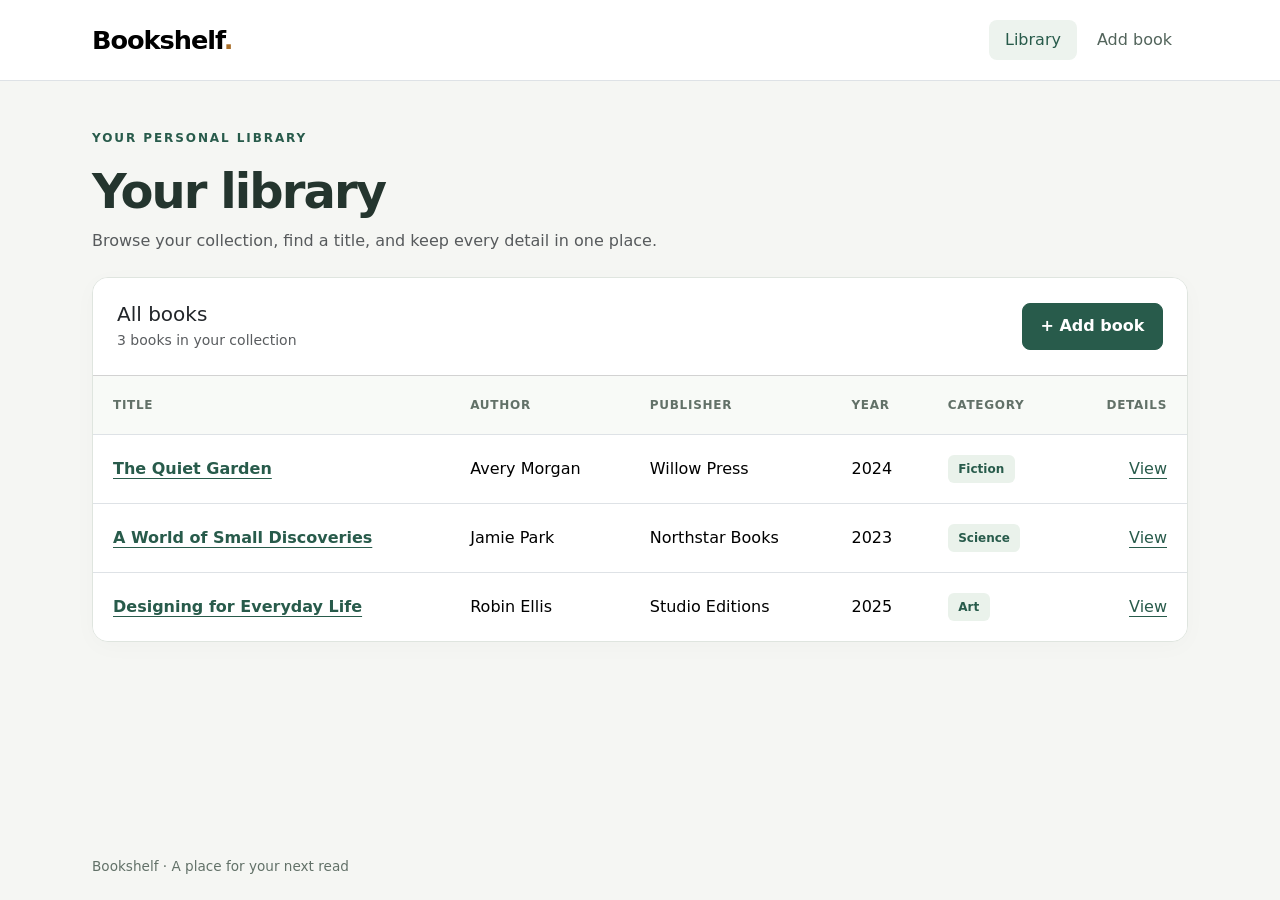
<file: index.html>
<!DOCTYPE html>
<html lang="en">
<head>
    <meta charset="UTF-8">
    <meta name="viewport" content="width=device-width, initial-scale=1.0">
    <title>Your library | Bookshelf</title>
    <link href="https://cdn.jsdelivr.net/npm/bootstrap@5.3.8/dist/css/bootstrap.min.css" rel="stylesheet">

    <link href="./my.css" rel="stylesheet">
    <script src="./app.js" defer></script>
</head>
<body data-page="index">
    <a class="visually-hidden-focusable skip-link" href="#main-content">Skip to content</a>
    <nav class="navbar bg-white border-bottom" aria-label="Main navigation">
        <div class="container page-width d-flex flex-wrap gap-2">
            <a class="navbar-brand fw-bold" href="./index.html">Bookshelf<span class="brand-dot">.</span></a>
            <div class="nav gap-1">
                <a class="nav-link active" href="./index.html" aria-current="page">Library</a>
                <a class="nav-link " href="./add.html" >Add book</a>
            </div>
        </div>
    </nav>
    <main id="main-content" class="container page-width py-4 py-md-5" tabindex="-1">
        <header class="page-header mb-4">
            <p class="eyebrow">YOUR PERSONAL LIBRARY</p>
            <h1>Your library</h1>
            <p class="text-body-secondary mb-0">Browse your collection, find a title, and keep every detail in one place.</p>
        </header>
        <div id="page-error" class="alert alert-danger" role="alert" hidden></div>
        <noscript><p class="alert alert-warning">Please enable JavaScript to use this library.</p></noscript>
        <section class="card" aria-labelledby="collection-heading">
            <header class="card-header bg-white d-flex flex-wrap justify-content-between align-items-center gap-3 p-4">
                <div>
                    <h2 id="collection-heading" class="h5 mb-1">All books</h2>
                    <p id="book-count" class="small text-body-secondary mb-0" aria-live="polite"></p>
                </div>
                <a href="./add.html" class="btn btn-primary">+ Add book</a>
            </header>

            <div class="table-responsive">
                <table class="table table-hover align-middle mb-0">
                    <caption class="visually-hidden">Books in your library. Select a title to see all details.</caption>
                    <thead><tr>
                        <th scope="col">Title</th>
                        <th scope="col">Author</th>
                        <th scope="col">Publisher</th>
                        <th scope="col">Year</th>
                        <th scope="col">Category</th>
                        <th scope="col" class="text-end">Details</th>
                    </tr></thead>
                    
                    <tbody id="book-list"></tbody>
                </table>
            </div>
            <p id="empty-state" class="text-center text-body-secondary p-5 mb-0" hidden>
                No books yet. Select Add book to start your collection.
            </p>
        </section>
    </main>
    <footer class="container page-width site-footer">
        <span>Bookshelf · A place for your next read</span>
    </footer>
</body>
</html>
</file>
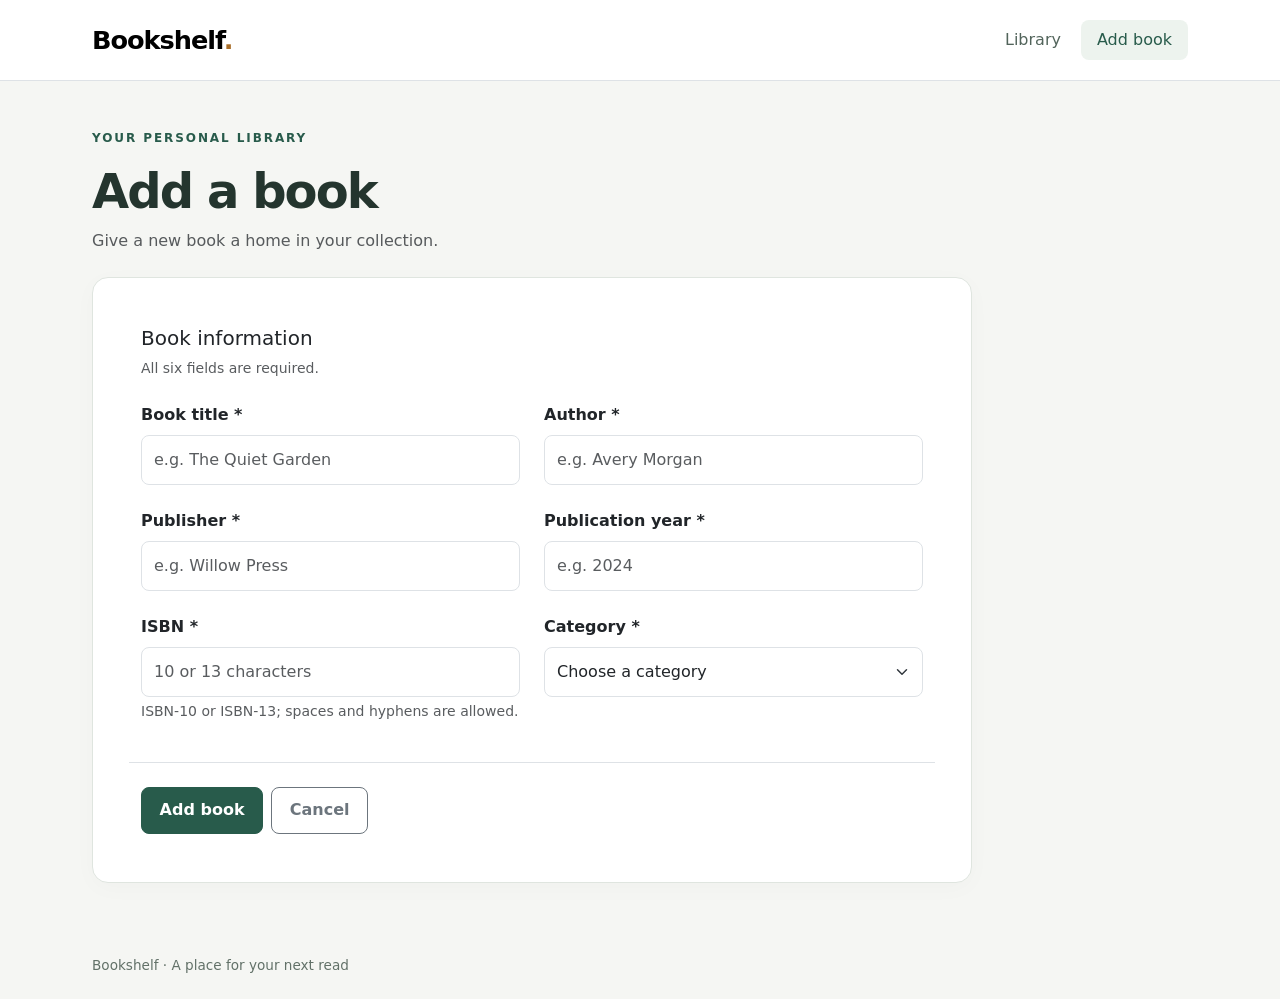
<file: add.html>
<!DOCTYPE html>
<html lang="en">
<head>
    <meta charset="UTF-8">
    <meta name="viewport" content="width=device-width, initial-scale=1.0">
    <title>Add a book | Bookshelf</title>
    <link href="https://cdn.jsdelivr.net/npm/bootstrap@5.3.8/dist/css/bootstrap.min.css" rel="stylesheet">
    <link href="./my.css" rel="stylesheet">
    <script src="./app.js" defer></script>
</head>
<body data-page="add">
    <a class="visually-hidden-focusable skip-link" href="#main-content">Skip to content</a>
    <nav class="navbar bg-white border-bottom" aria-label="Main navigation">
        <div class="container page-width d-flex flex-wrap gap-2">
            <a class="navbar-brand fw-bold" href="./index.html">Bookshelf<span class="brand-dot">.</span></a>
            <div class="nav gap-1">
                <a class="nav-link " href="./index.html" >Library</a>
                <a class="nav-link active" href="./add.html" aria-current="page">Add book</a>
            </div>
        </div>
    </nav>
    <main id="main-content" class="container page-width py-4 py-md-5" tabindex="-1">
        <header class="page-header mb-4">
            <p class="eyebrow">YOUR PERSONAL LIBRARY</p>
            <h1>Add a book</h1>
            <p class="text-body-secondary mb-0">Give a new book a home in your collection.</p>
        </header>
        <div id="page-error" class="alert alert-danger" role="alert" hidden></div>
        <noscript><p class="alert alert-warning">Please enable JavaScript to use this library.</p></noscript>
        <section id="form-panel" class="card form-panel">
            <div class="card-body p-4 p-md-5">
                <h2 class="h5 mb-2">Book information</h2>
                <p class="small text-body-secondary mb-4">All six fields are required.</p>
                <p id="validation-summary" class="alert alert-danger" role="alert" hidden></p>
                <form id="book-form" class="row g-4" novalidate>
                <div class="col-12 col-md-6">
                    <label for="title" class="form-label">Book title <span aria-hidden="true">*</span></label>
                    <input id="title" name="title" type="text" class="form-control"
                        placeholder="e.g. The Quiet Garden" minlength="2" maxlength="100" required aria-describedby="title-error">
                    <div id="title-error" class="invalid-feedback"></div>
                    
                </div>
                <div class="col-12 col-md-6">
                    <label for="author" class="form-label">Author <span aria-hidden="true">*</span></label>
                    <input id="author" name="author" type="text" class="form-control"
                        placeholder="e.g. Avery Morgan" minlength="2" maxlength="60" required aria-describedby="author-error">
                    <div id="author-error" class="invalid-feedback"></div>
                    
                </div>
                <div class="col-12 col-md-6">
                    <label for="publisher" class="form-label">Publisher <span aria-hidden="true">*</span></label>
                    <input id="publisher" name="publisher" type="text" class="form-control"
                        placeholder="e.g. Willow Press" minlength="2" maxlength="80" required aria-describedby="publisher-error">
                    <div id="publisher-error" class="invalid-feedback"></div>
                    
                </div>
                <div class="col-12 col-md-6">
                    <label for="year" class="form-label">Publication year <span aria-hidden="true">*</span></label>
                    <input id="year" name="year" type="number" class="form-control"
                        placeholder="e.g. 2024" min="1450" step="1" required aria-describedby="year-error">
                    <div id="year-error" class="invalid-feedback"></div>
                    
                </div>
                <div class="col-12 col-md-6">
                    <label for="isbn" class="form-label">ISBN <span aria-hidden="true">*</span></label>
                    <input id="isbn" name="isbn" type="text" class="form-control"
                        placeholder="10 or 13 characters" maxlength="25" required aria-describedby="isbn-error isbn-help">
                    <div id="isbn-error" class="invalid-feedback"></div>
                    <p id="isbn-help" class="form-text">ISBN-10 or ISBN-13; spaces and hyphens are allowed.</p>
                </div>
                <div class="col-12 col-md-6">
                    <label for="category" class="form-label">Category <span aria-hidden="true">*</span></label>
                    <select id="category" name="category" class="form-select" required aria-describedby="category-error">
                        <option value="">Choose a category</option>
                        <option>Fiction</option>
                        <option>Technology</option>
                        <option>Science</option>
                        <option>History</option>
                        <option>Art</option>
                        <option>Other</option>
                    </select>
                    <div id="category-error" class="invalid-feedback"></div>
                </div>
                    <div class="col-12 d-flex flex-wrap gap-2 border-top pt-4 mt-4">
                        <button type="submit" class="btn btn-primary">Add book</button>
                        <a id="cancel-link" href="./index.html" class="btn btn-outline-secondary">Cancel</a>
                    </div>
                </form>
            </div>
        </section>
    </main>
    <footer class="container page-width site-footer">
        <span>Bookshelf · A place for your next read</span>
    </footer>
</body>
</html>
</file>
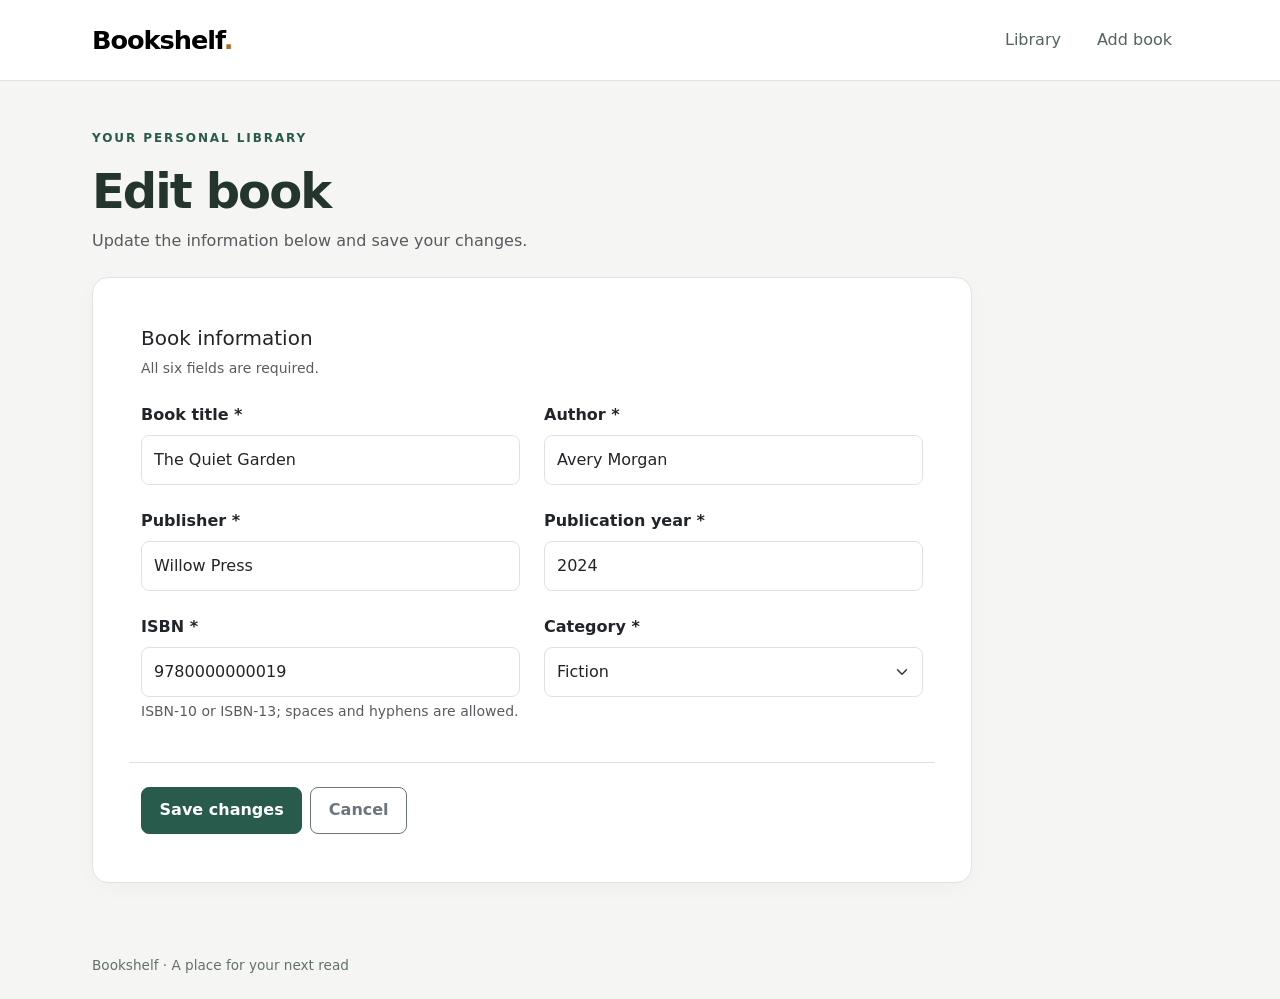
<file: edit.html>
<!DOCTYPE html>
<html lang="en">
<head>
    <meta charset="UTF-8">
    <meta name="viewport" content="width=device-width, initial-scale=1.0">
    <title>Edit book | Bookshelf</title>
    <link href="https://cdn.jsdelivr.net/npm/bootstrap@5.3.8/dist/css/bootstrap.min.css" rel="stylesheet">

    <link href="./my.css" rel="stylesheet">
    <script src="./app.js" defer></script>
</head>
<body data-page="edit">
    <a class="visually-hidden-focusable skip-link" href="#main-content">Skip to content</a>
    <nav class="navbar bg-white border-bottom" aria-label="Main navigation">
        <div class="container page-width d-flex flex-wrap gap-2">
            <a class="navbar-brand fw-bold" href="./index.html">Bookshelf<span class="brand-dot">.</span></a>
            <div class="nav gap-1">
                <a class="nav-link " href="./index.html" >Library</a>
                <a class="nav-link " href="./add.html" >Add book</a>
            </div>
        </div>
    </nav>
    <main id="main-content" class="container page-width py-4 py-md-5" tabindex="-1">
        <header class="page-header mb-4">
            <p class="eyebrow">YOUR PERSONAL LIBRARY</p>
            <h1>Edit book</h1>
            <p class="text-body-secondary mb-0">Update the information below and save your changes.</p>
        </header>
        <div id="page-error" class="alert alert-danger" role="alert" hidden></div>
        <noscript><p class="alert alert-warning">Please enable JavaScript to use this library.</p></noscript>
        <section id="form-panel" class="card form-panel">
            <div class="card-body p-4 p-md-5">
                <h2 class="h5 mb-2">Book information</h2>
                <p class="small text-body-secondary mb-4">All six fields are required.</p>
                <p id="validation-summary" class="alert alert-danger" role="alert" hidden></p>

                <form id="book-form" class="row g-4" novalidate>
                <div class="col-12 col-md-6">
                    <label for="title" class="form-label">Book title <span aria-hidden="true">*</span></label>
                    <input id="title" name="title" type="text" class="form-control"
                        placeholder="e.g. The Quiet Garden" minlength="2" maxlength="100" required aria-describedby="title-error">
                    <div id="title-error" class="invalid-feedback"></div>
                    
                </div>
                <div class="col-12 col-md-6">
                    <label for="author" class="form-label">Author <span aria-hidden="true">*</span></label>
                    <input id="author" name="author" type="text" class="form-control"
                        placeholder="e.g. Avery Morgan" minlength="2" maxlength="60" required aria-describedby="author-error">
                    <div id="author-error" class="invalid-feedback"></div>
                    
                </div>
                <div class="col-12 col-md-6">
                    <label for="publisher" class="form-label">Publisher <span aria-hidden="true">*</span></label>
                    <input id="publisher" name="publisher" type="text" class="form-control"
                        placeholder="e.g. Willow Press" minlength="2" maxlength="80" required aria-describedby="publisher-error">
                    <div id="publisher-error" class="invalid-feedback"></div>
                    
                </div>
                <div class="col-12 col-md-6">
                    <label for="year" class="form-label">Publication year <span aria-hidden="true">*</span></label>
                    <input id="year" name="year" type="number" class="form-control"
                        placeholder="e.g. 2024" min="1450" step="1" required aria-describedby="year-error">
                    <div id="year-error" class="invalid-feedback"></div>
                    
                </div>
                <div class="col-12 col-md-6">
                    <label for="isbn" class="form-label">ISBN <span aria-hidden="true">*</span></label>
                    <input id="isbn" name="isbn" type="text" class="form-control"
                        placeholder="10 or 13 characters" maxlength="25" required aria-describedby="isbn-error isbn-help">
                    <div id="isbn-error" class="invalid-feedback"></div>
                    <p id="isbn-help" class="form-text">ISBN-10 or ISBN-13; spaces and hyphens are allowed.</p>
                </div>
                <div class="col-12 col-md-6">
                    <label for="category" class="form-label">Category <span aria-hidden="true">*</span></label>
                    <select id="category" name="category" class="form-select" required aria-describedby="category-error">
                        <option value="">Choose a category</option>
                        <option>Fiction</option>
                        <option>Technology</option>
                        <option>Science</option>
                        <option>History</option>
                        <option>Art</option>
                        <option>Other</option>
                    </select>
                    <div id="category-error" class="invalid-feedback"></div>
                </div>
                    <div class="col-12 d-flex flex-wrap gap-2 border-top pt-4 mt-4">
                        <button type="submit" class="btn btn-primary">Save changes</button>
                        <a id="cancel-link" href="./index.html" class="btn btn-outline-secondary">Cancel</a>
                    </div>
                </form>
            </div>
        </section>
    </main>
    <footer class="container page-width site-footer">
        <span>Bookshelf · A place for your next read</span>
    </footer>
</body>
</html>
</file>
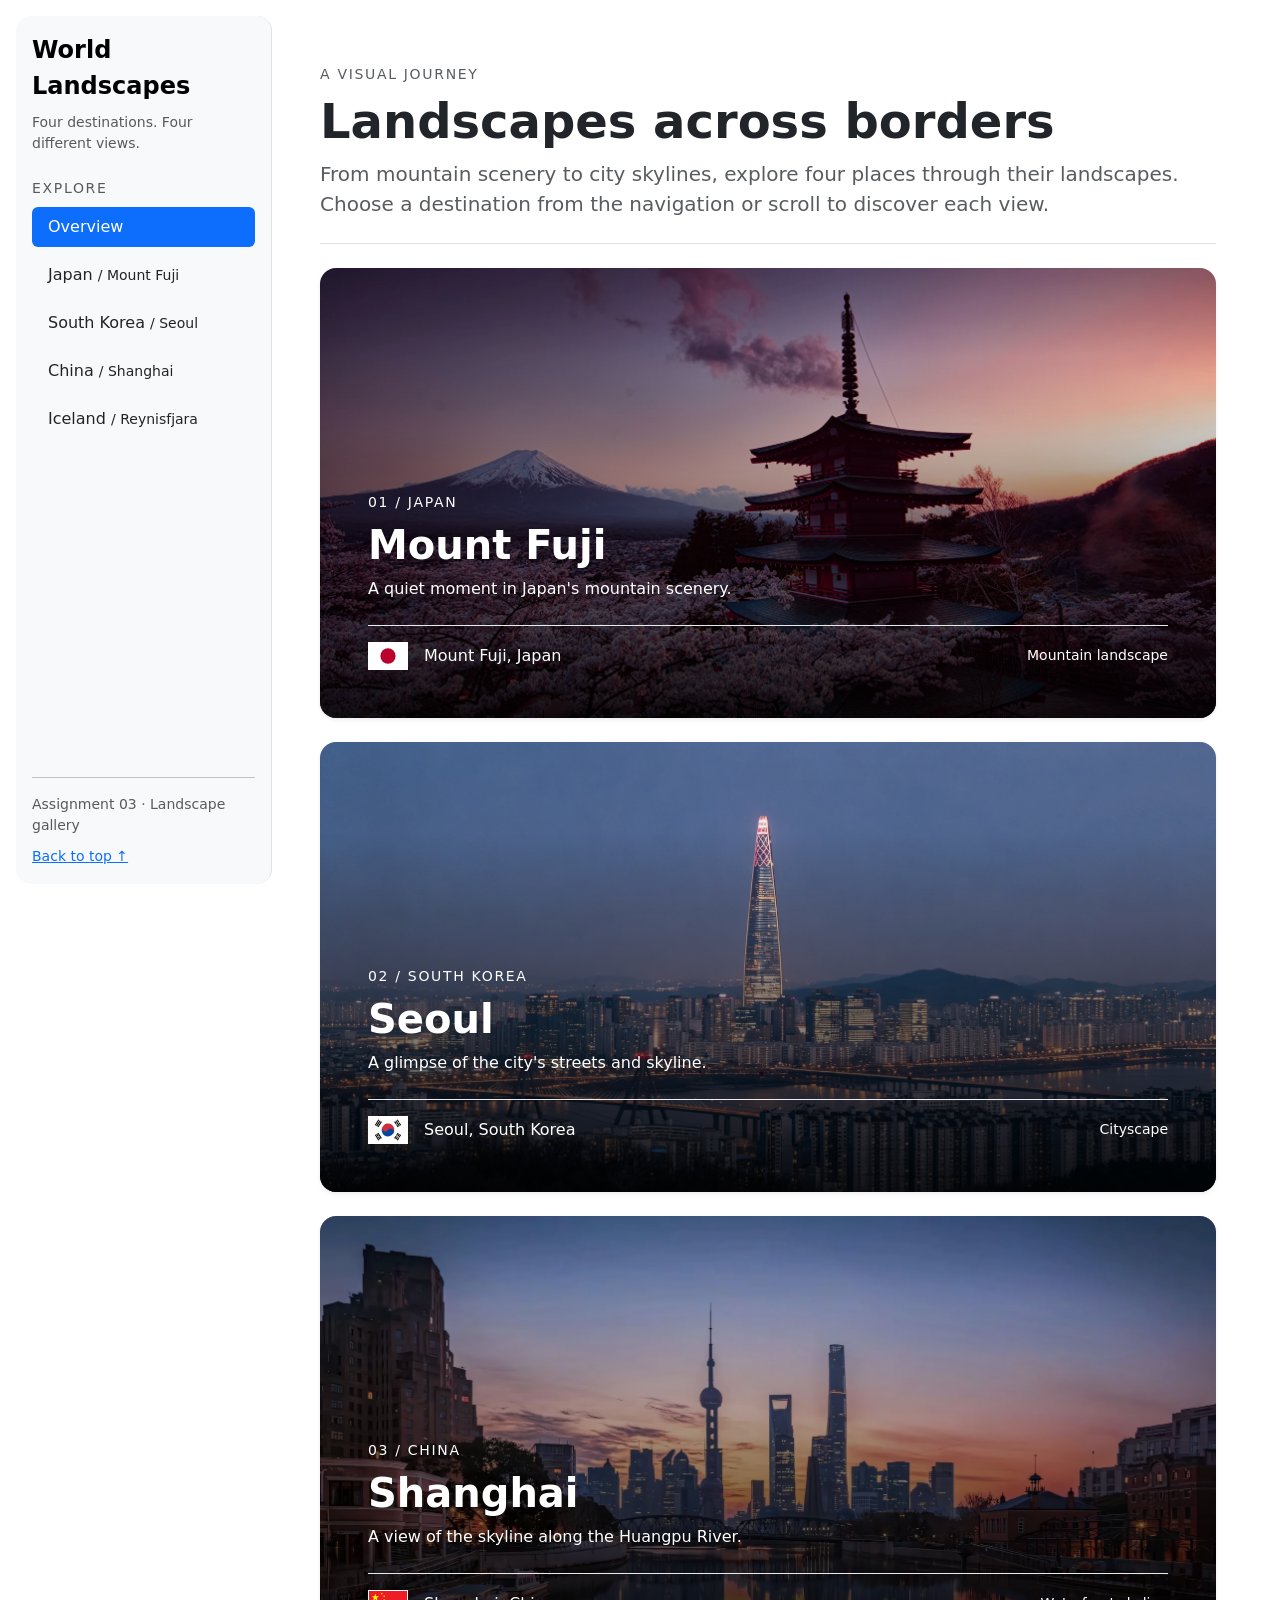
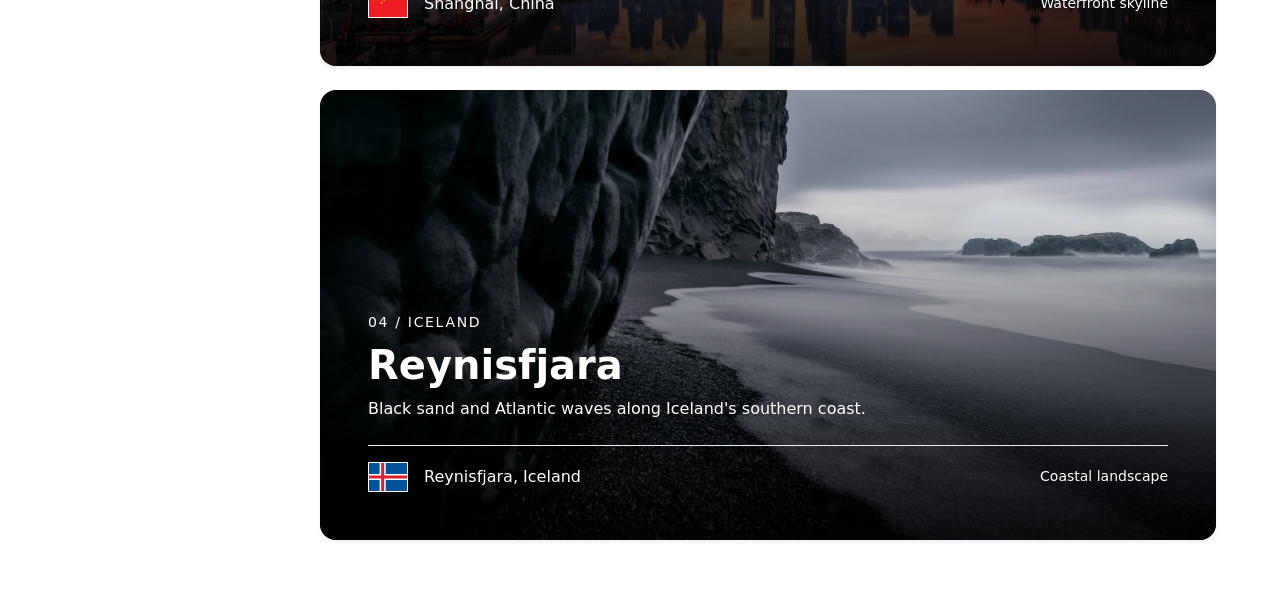
<file: example.html>
<!DOCTYPE html>
<html lang="en">

<head>
    <meta charset="UTF-8">
    <meta name="viewport" content="width=device-width, initial-scale=1.0">
    <meta name="description" content="Explore landscapes from Mount Fuji, Seoul, Shanghai, and Reynisfjara.">
    <title>World Landscapes</title>
    <link href="https://cdn.jsdelivr.net/npm/bootstrap@5.3.8/dist/css/bootstrap.min.css" rel="stylesheet">
    <link href="style.css" rel="stylesheet">
</head>

<body data-bs-spy="scroll" data-bs-target="#destination-nav" data-bs-root-margin="0px 0px -40%">
    <a class="visually-hidden-focusable skip-link" href="#main-content">Skip to content</a>

    <div class="container-fluid p-3">
        <div class="row g-0">

            <aside class="col-12 col-md-auto d-flex flex-column p-3 bg-body-tertiary sidebar">
                <a href="#overview" class="fs-4 fw-semibold link-body-emphasis text-decoration-none">
                    World Landscapes
                </a>
                <p class="text-body-secondary small mt-2 mb-4">
                    Four destinations. Four different views.
                </p>

                <nav id="destination-nav" aria-label="Destinations">
                    <p class="nav-label text-body-secondary small mb-2">EXPLORE</p>
                    <ul class="nav nav-pills flex-row flex-md-column gap-2">
                        <li class="nav-item">
                            <a href="#overview" class="nav-link">Overview</a>
                        </li>
                        <li class="nav-item">
                            <a href="#japan" class="nav-link">Japan <span class="small d-none d-md-inline">/ Mount
                                    Fuji</span></a>
                        </li>
                        <li class="nav-item">
                            <a href="#korea" class="nav-link">South Korea <span class="small d-none d-md-inline">/
                                    Seoul</span></a>
                        </li>
                        <li class="nav-item">
                            <a href="#china" class="nav-link">China <span class="small d-none d-md-inline">/
                                    Shanghai</span></a>
                        </li>
                        <li class="nav-item">
                            <a href="#iceland" class="nav-link">Iceland <span class="small d-none d-md-inline">/
                                    Reynisfjara</span></a>
                        </li>
                    </ul>
                </nav>

                <div class="mt-auto pt-4">
                    <hr>
                    <p class="small text-body-secondary mb-2">Assignment 03 · Landscape gallery</p>
                    <a href="#overview" class="small">Back to top ↑</a>
                </div>
            </aside>

            <main id="main-content" class="col-12 col-md p-3 p-lg-5" tabindex="-1">
                <header id="overview" class="pb-4 mb-4 border-bottom">
                    <p class="text-body-secondary small nav-label mb-2">A VISUAL JOURNEY</p>
                    <h1 class="display-5 fw-semibold">Landscapes across borders</h1>
                    <p class="lead text-body-secondary mb-0">
                        From mountain scenery to city skylines, explore four places through their landscapes.
                        Choose a destination from the navigation or scroll to discover each view.
                    </p>
                </header>

                <section id="japan"
                    class="card card-cover card-japan text-white border-0 rounded-4 shadow-sm justify-content-end p-4 p-lg-5"
                    aria-labelledby="japan-title">
                    <p class="small nav-label mb-2">01 / JAPAN</p>
                    <h2 id="japan-title" class="display-6 fw-semibold">Mount Fuji</h2>
                    <p class="card-description mb-4">A quiet moment in Japan's mountain scenery.</p>
                    <div class="d-flex align-items-center flex-wrap gap-3 pt-3 border-top border-light-subtle">
                        <img src="./img/Japan.svg" alt="Japan flag" class="country-flag border border-white" width="40"
                            loading="lazy">
                        <span>Mount Fuji, Japan</span>
                        <span class="small ms-sm-auto">Mountain landscape</span>
                    </div>
                </section>

                <section id="korea"
                    class="card card-cover card-korea text-white border-0 rounded-4 shadow-sm justify-content-end p-4 p-lg-5"
                    aria-labelledby="korea-title">
                    <p class="small nav-label mb-2">02 / SOUTH KOREA</p>
                    <h2 id="korea-title" class="display-6 fw-semibold">Seoul</h2>
                    <p class="card-description mb-4">A glimpse of the city's streets and skyline.</p>
                    <div class="d-flex align-items-center flex-wrap gap-3 pt-3 border-top border-light-subtle">
                        <img src="./img/Korean.svg" alt="South Korean flag" class="country-flag border border-white"
                            width="40" loading="lazy">
                        <span>Seoul, South Korea</span>
                        <span class="small ms-sm-auto">Cityscape</span>
                    </div>
                </section>

                <section id="china"
                    class="card card-cover card-china text-white border-0 rounded-4 shadow-sm justify-content-end p-4 p-lg-5"
                    aria-labelledby="china-title">
                    <p class="small nav-label mb-2">03 / CHINA</p>
                    <h2 id="china-title" class="display-6 fw-semibold">Shanghai</h2>
                    <p class="card-description mb-4">A view of the skyline along the Huangpu River.</p>
                    <div class="d-flex align-items-center flex-wrap gap-3 pt-3 border-top border-light-subtle">
                        <img src="./img/China.svg" alt="China flag" class="country-flag border border-white" width="40"
                            loading="lazy">
                        <span>Shanghai, China</span>
                        <span class="small ms-sm-auto">Waterfront skyline</span>
                    </div>
                </section>

                <section id="iceland"
                    class="card card-cover card-iceland text-white border-0 rounded-4 shadow-sm justify-content-end p-4 p-lg-5"
                    aria-labelledby="iceland-title">
                    <p class="small nav-label mb-2">04 / ICELAND</p>
                    <h2 id="iceland-title" class="display-6 fw-semibold">Reynisfjara</h2>
                    <p class="card-description mb-4">Black sand and Atlantic waves along Iceland's southern coast.</p>
                    <div class="d-flex align-items-center flex-wrap gap-3 pt-3 border-top border-light-subtle">
                        <img src="./img/Iceland.svg" alt="Iceland flag" class="country-flag border border-white"
                            width="40" loading="lazy">
                        <span>Reynisfjara, Iceland</span>
                        <span class="small ms-sm-auto">Coastal landscape</span>
                    </div>
                </section>
            </main>
        </div>
    </div>

    <script src="https://cdn.jsdelivr.net/npm/bootstrap@5.3.8/dist/js/bootstrap.bundle.min.js"></script>
</body>

</html>
</file>
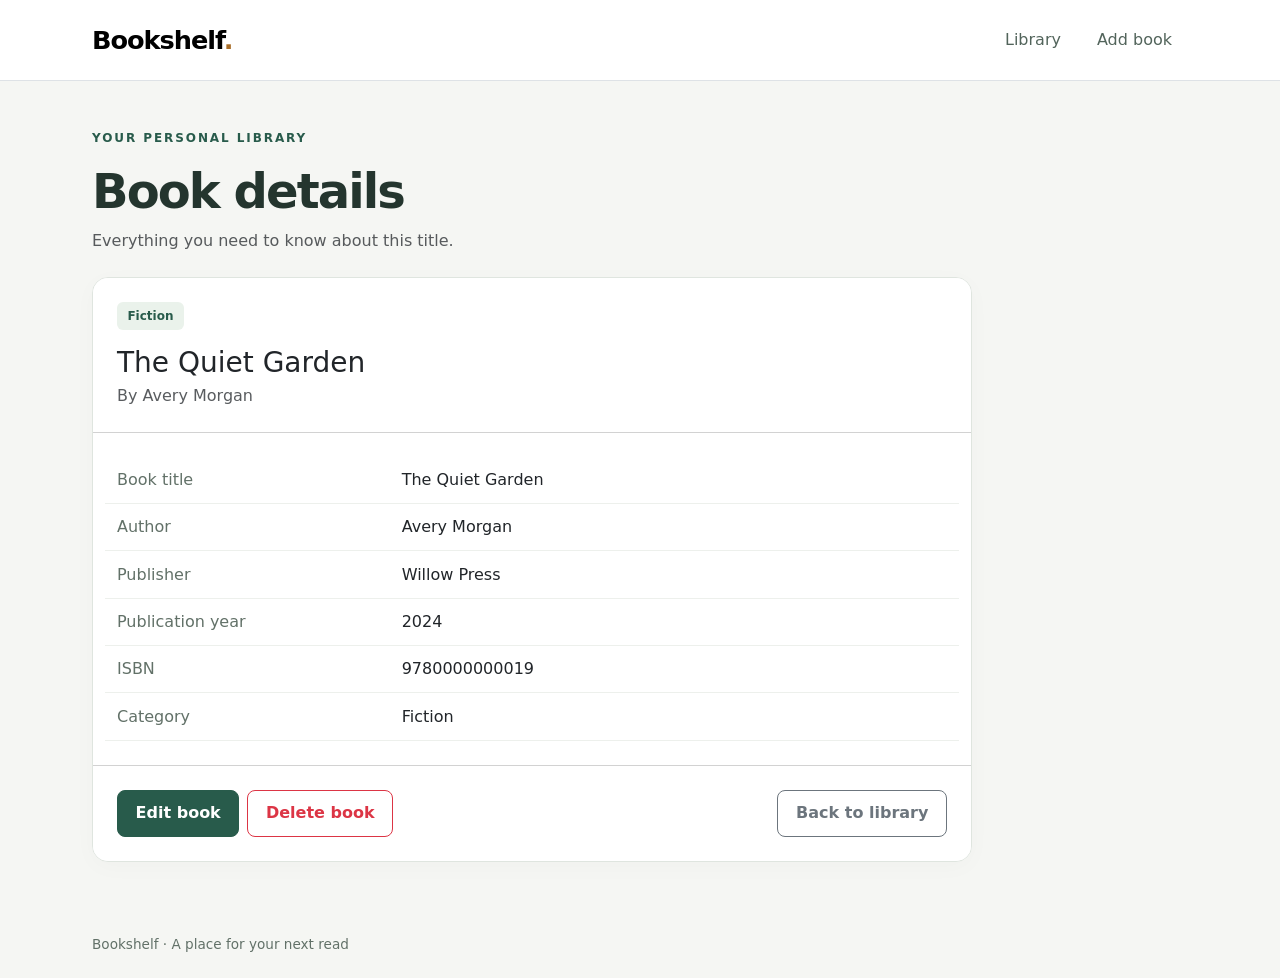
<file: view.html>
<!DOCTYPE html>
<html lang="en">

<head>
    <meta charset="UTF-8">
    <meta name="viewport" content="width=device-width, initial-scale=1.0">
    <title>Book details | Bookshelf</title>
    <link href="https://cdn.jsdelivr.net/npm/bootstrap@5.3.8/dist/css/bootstrap.min.css" rel="stylesheet">

    <link href="./my.css" rel="stylesheet">
    <script src="./app.js" defer></script>
</head>

<body data-page="view">
    <a class="visually-hidden-focusable skip-link" href="#main-content">Skip to content</a>
    <nav class="navbar bg-white border-bottom" aria-label="Main navigation">
        <div class="container page-width d-flex flex-wrap gap-2">
            <a class="navbar-brand fw-bold" href="./index.html">Bookshelf<span class="brand-dot">.</span></a>
            <div class="nav gap-1">
                <a class="nav-link " href="./index.html">Library</a>
                <a class="nav-link " href="./add.html">Add book</a>
            </div>
        </div>
    </nav>
    <main id="main-content" class="container page-width py-4 py-md-5" tabindex="-1">
        <header class="page-header mb-4">
            <p class="eyebrow">YOUR PERSONAL LIBRARY</p>
            <h1>Book details</h1>
            <p class="text-body-secondary mb-0">Everything you need to know about this title.</p>
        </header>
        <div id="page-error" class="alert alert-danger" role="alert" hidden></div>
        <noscript>
            <p class="alert alert-warning">Please enable JavaScript to use this library.</p>
        </noscript>
        <article id="detail-panel" class="card detail-panel" hidden>
            <header class="card-header p-4 bg-white">
                <span id="detail-category" class="badge category-badge mb-3"></span>
                <h2 id="detail-title" class="h3 mb-1"></h2>
                <p id="detail-author" class="text-body-secondary mb-0"></p>
            </header>
            <div class="card-body p-4">
                
                <dl id="book-details" class="row mb-0"></dl>
            </div>
            <footer class="card-footer bg-white p-4 d-flex flex-wrap gap-2">
                <a id="edit-link" href="./edit.html" class="btn btn-primary">Edit book</a>
                <button id="delete-button" type="button" class="btn btn-outline-danger">Delete book</button>
                <a href="./index.html" class="btn btn-outline-secondary ms-sm-auto">Back to library</a>
            </footer>
        </article>
    </main>
    <footer class="container page-width site-footer">
        <span>Bookshelf · A place for your next read</span>
    </footer>
</body>

</html>
</file>
<file: my.css>
:root {
    --accent: #285b4b;
    --accent-dark: #194333;
}

body {
    background: #f5f6f3;
    color: #24352e;
    min-height: 100vh;
    display: flex;
    flex-direction: column;
}

main {
    flex: 1;
}

.page-width {
    max-width: 1120px;
}

.navbar {
    padding-block: 1rem;
}

.navbar-brand {
    letter-spacing: -.04em;
    font-size: 1.6rem;
}

.brand-dot {
    color: #a96d28;
}

.nav-link {
    color: #52645b;
    border-radius: .5rem;
}

.nav-link:hover,
.nav-link.active {
    color: var(--accent);
    background: #edf3ee;
}

.eyebrow {
    font-size: .75rem;
    font-weight: 700;
    letter-spacing: .16em;
    color: var(--accent);
}

h1 {
    font-size: clamp(2rem, 5vw, 3rem);
    font-weight: 700;
    letter-spacing: -.04em;
}

.card {
    border: 1px solid #dfe5df;
    border-radius: 1rem;
    overflow: hidden;
    box-shadow: 0 5px 24px #24352e06;
}

.form-panel,
.detail-panel {
    max-width: 880px;
}

.btn {
    padding: .65rem 1.1rem;
    border-radius: .5rem;
    font-weight: 600;
}

.btn-primary {
    --bs-btn-bg: var(--accent);
    --bs-btn-border-color: var(--accent);
    --bs-btn-hover-bg: var(--accent-dark);
    --bs-btn-hover-border-color: var(--accent-dark);
    --bs-btn-active-bg: var(--accent-dark);
    --bs-btn-active-border-color: var(--accent-dark);
    --bs-btn-focus-shadow-rgb: 40, 91, 75;
}

.form-label {
    font-weight: 600;
}

.form-control,
.form-select {
    padding: .75rem;
    border-radius: .5rem;
}

.form-control:focus,
.form-select:focus {
    border-color: #4d7e6c;
    box-shadow: 0 0 0 .2rem #285b4b20;
}

.table {
    min-width: 800px;
}

.table th,
.table td {
    padding: 1.25rem;
}

.table thead th {
    background: #f8faf7;
    color: #627168;
    font-size: .75rem;
    text-transform: uppercase;
    letter-spacing: .06em;
}

.table tbody th {
    min-width: 200px;
}

.table a {
    color: var(--accent);
    text-underline-offset: 4px;
}

.category-badge {
    color: #285b4b;
    background: #eaf2eb;
    padding: .5rem .65rem;
}

dt,
dd {
    padding-block: .7rem;
    border-bottom: 1px solid #edf0ec;
    overflow-wrap: anywhere;
}

dt {
    color: #627168;
    font-weight: 500;
}

dd {
    margin-bottom: 0;
}

.site-footer {
    padding-block: 1.5rem;
    color: #627168;
    font-size: .85rem;
}

.skip-link {
    position: absolute;
    z-index: 1100;
    padding: 1rem;
    background: white;
}

@media (max-width: 575.98px) {
    .page-header p {
        max-width: 32rem;
    }

    .table th,
    .table td {
        padding: 1rem;
    }
}
</file>
<file: style.css>
body {
    position: relative;
}

.sidebar {
    border-bottom: 1px solid var(--bs-border-color);
    border-radius: 15px;
}

.sidebar .nav-link {
    color: var(--bs-body-color);
}

.sidebar .nav-link:hover:not(.active) {
    background-color: var(--bs-secondary-bg);
}

.sidebar .nav-link.active {
    color: #fff;
}

.nav-label {
    letter-spacing: 0.12em;
}

.skip-link {
    position: absolute;
    top: 0;
    left: 0;
    z-index: 1100;
    padding: 0.75rem 1rem;
    background: #fff;
    color: #212529;
}

/* Desktop sidebar stays visible while the page scrolls. */
@media (min-width: 768px) {
    .sidebar {
        position: sticky;
        top: 1rem;
        height: calc(100vh - 2rem);
        width: clamp(13rem, 20vw, 16rem);
        align-self: flex-start;
        overflow-y: auto;
        border-bottom: 0;
        border-right: 1px solid var(--bs-border-color);
    }
}

/* Destination cards: preserve image proportions and add a readable overlay. */
.card-cover {
    position: relative;
    isolation: isolate;
    overflow: hidden;
    min-height: 450px;
    background-color: #243442;
    background-size: cover;
    background-position: center;
    background-repeat: no-repeat;
    scroll-margin-top: 1.5rem;
}

.card-cover::before {
    content: "";
    position: absolute;
    inset: 0;
    background: linear-gradient(to bottom, rgb(0 0 0 / 5%) 20%, rgb(0 0 0 / 85%) 100%);
    pointer-events: none;
}

.card-cover>* {
    position: relative;
    z-index: 1;
}

.card-cover+.card-cover {
    margin-top: 1.5rem;
}

.card-description {
    max-width: 38rem;
}

.card-japan {
    background-image: url("./img/mountfuji.webp");
}

.card-korea {
    background-image: url("./img/soul.webp");
}

.card-china {
    background-image: url("./img/shanghai.webp");
}

.card-iceland {
    background-image: url("./img/reynisfjara.webp");
}

.country-flag {
    display: block;
    width: 40px;
    height: auto;
    flex-shrink: 0;
}

#overview {
    scroll-margin-top: 1.5rem;
}

@media (prefers-reduced-motion: no-preference) {
    html {
        scroll-behavior: smooth;
    }
}

@media (prefers-reduced-motion: reduce) {
    html {
        scroll-behavior: auto;
    }
}
</file>
